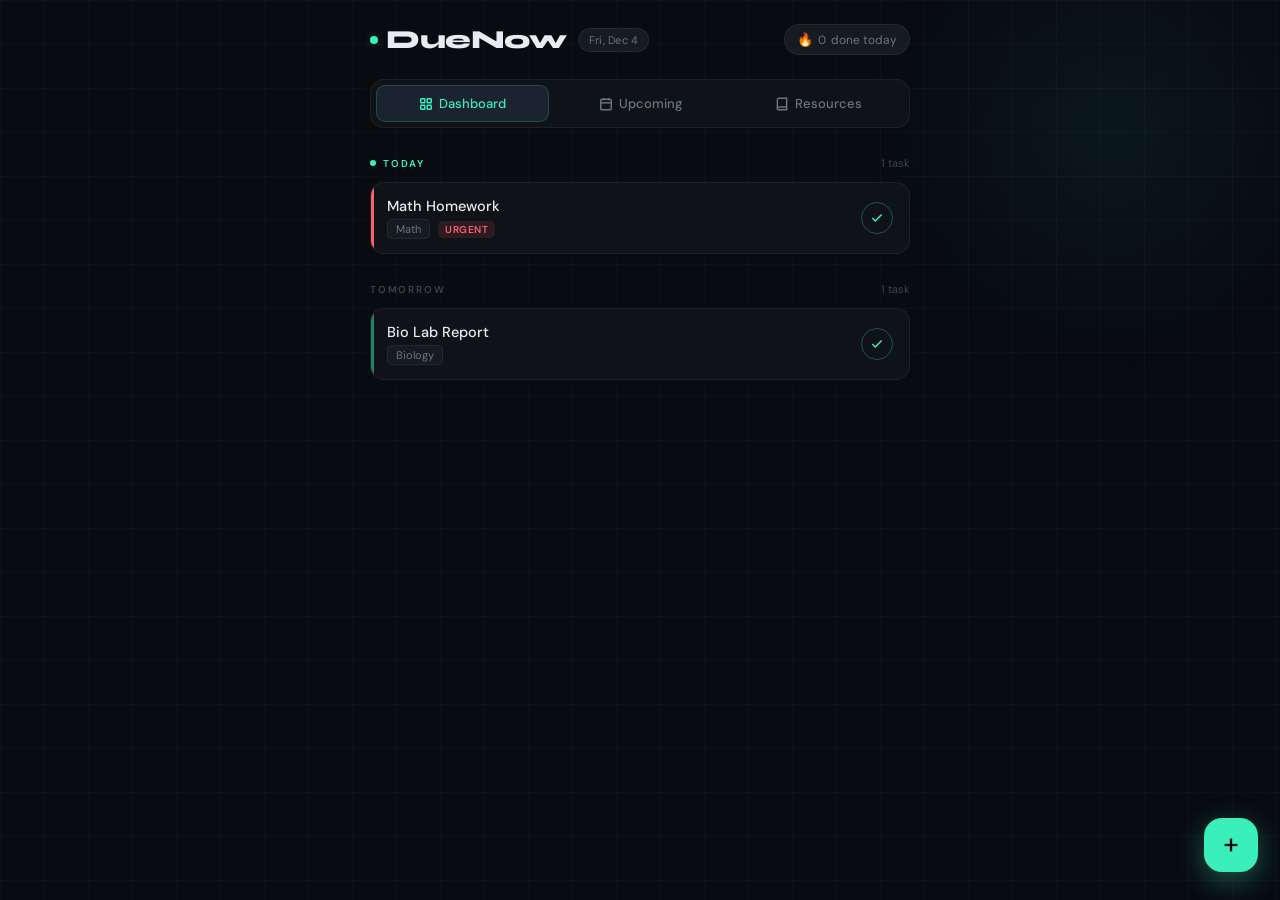
<file: index.html>
<!DOCTYPE html>
<html lang="en">
<head>
  <meta charset="UTF-8" />
  <meta name="viewport" content="width=device-width, initial-scale=1.0"/>
  <title>DueNow — What matters right now</title>
  <link rel="preconnect" href="https://fonts.googleapis.com">
  <link rel="preconnect" href="https://fonts.gstatic.com" crossorigin>
  <link href="https://fonts.googleapis.com/css2?family=DM+Sans:wght@300;400;500;600&family=Syne:wght@700;800&display=swap" rel="stylesheet">
  <link rel="stylesheet" href="styles.css" />
</head>
<body>

  <div class="bg-grid"></div>
  <div class="bg-glow"></div>

  <div class="app">

    <!-- HEADER -->
    <header class="header">
      <div class="header-left">
        <div class="logo">
          <span class="logo-dot"></span>
          DueNow
        </div>
        <div class="date-badge" id="dateBadge"></div>
      </div>
      <div class="header-right">
        <div class="streak-badge" id="streakBadge">
          <span class="streak-fire">🔥</span>
          <span id="completedCount">0</span> done today
        </div>
      </div>
    </header>

    <!-- NAV -->
    <nav class="nav">
      <button class="nav-btn active" data-view="dashboard" onclick="showView('dashboard')">
        <svg width="14" height="14" viewBox="0 0 24 24" fill="none" stroke="currentColor" stroke-width="2.5"><rect x="3" y="3" width="7" height="7" rx="1"/><rect x="14" y="3" width="7" height="7" rx="1"/><rect x="3" y="14" width="7" height="7" rx="1"/><rect x="14" y="14" width="7" height="7" rx="1"/></svg>
        Dashboard
      </button>
      <button class="nav-btn" data-view="upcoming" onclick="showView('upcoming')">
        <svg width="14" height="14" viewBox="0 0 24 24" fill="none" stroke="currentColor" stroke-width="2.5"><rect x="3" y="4" width="18" height="18" rx="2"/><line x1="16" y1="2" x2="16" y2="6"/><line x1="8" y1="2" x2="8" y2="6"/><line x1="3" y1="10" x2="21" y2="10"/></svg>
        Upcoming
      </button>
      <button class="nav-btn" data-view="resources" onclick="showView('resources')">
        <svg width="14" height="14" viewBox="0 0 24 24" fill="none" stroke="currentColor" stroke-width="2.5"><path d="M4 19.5A2.5 2.5 0 0 1 6.5 17H20"/><path d="M6.5 2H20v20H6.5A2.5 2.5 0 0 1 4 19.5v-15A2.5 2.5 0 0 1 6.5 2z"/></svg>
        Resources
      </button>
    </nav>

    <!-- DASHBOARD -->
    <main id="dashboard" class="view">

      <div class="section-header">
        <div class="section-label today-label">
          <span class="pulse-dot"></span>
          TODAY
        </div>
        <span class="task-count" id="todayCount">0 tasks</span>
      </div>
      <div id="todayList" class="task-list"></div>
      <div id="todayEmpty" class="empty-state hidden">
        <div class="empty-icon">✓</div>
        <div class="empty-text">All clear for today</div>
      </div>

      <div class="section-header" style="margin-top: 28px;">
        <div class="section-label">TOMORROW</div>
        <span class="task-count" id="tomorrowCount">0 tasks</span>
      </div>
      <div id="tomorrowList" class="task-list"></div>
      <div id="tomorrowEmpty" class="empty-state hidden">
        <div class="empty-text">Nothing due tomorrow</div>
      </div>

    </main>

    <!-- UPCOMING -->
    <main id="upcoming" class="view hidden">
      <div class="section-label" style="margin-bottom: 16px;">ALL UPCOMING</div>
      <div id="upcomingList" class="task-list"></div>
      <div id="upcomingEmpty" class="empty-state hidden">
        <div class="empty-icon">📅</div>
        <div class="empty-text">No upcoming tasks</div>
      </div>
    </main>

    <!-- RESOURCES -->
    <main id="resources" class="view hidden">

      <div class="section-label" style="margin-bottom: 16px;">STUDY RESOURCES</div>

      <div class="resource-group">
        <div class="resource-header">
          <span class="resource-icon">∑</span>
          <h3>Math</h3>
        </div>
        <div class="resource-links">
          <a href="https://www.khanacademy.org/math" target="_blank">
            <span>Khan Academy</span>
            <svg width="11" height="11" viewBox="0 0 24 24" fill="none" stroke="currentColor" stroke-width="2.5"><path d="M18 13v6a2 2 0 0 1-2 2H5a2 2 0 0 1-2-2V8a2 2 0 0 1 2-2h6"/><polyline points="15 3 21 3 21 9"/><line x1="10" y1="14" x2="21" y2="3"/></svg>
          </a>
          <a href="https://www.desmos.com/calculator" target="_blank">
            <span>Desmos</span>
            <svg width="11" height="11" viewBox="0 0 24 24" fill="none" stroke="currentColor" stroke-width="2.5"><path d="M18 13v6a2 2 0 0 1-2 2H5a2 2 0 0 1-2-2V8a2 2 0 0 1 2-2h6"/><polyline points="15 3 21 3 21 9"/><line x1="10" y1="14" x2="21" y2="3"/></svg>
          </a>
          <a href="https://www.wolframalpha.com/" target="_blank">
            <span>Wolfram Alpha</span>
            <svg width="11" height="11" viewBox="0 0 24 24" fill="none" stroke="currentColor" stroke-width="2.5"><path d="M18 13v6a2 2 0 0 1-2 2H5a2 2 0 0 1-2-2V8a2 2 0 0 1 2-2h6"/><polyline points="15 3 21 3 21 9"/><line x1="10" y1="14" x2="21" y2="3"/></svg>
          </a>
        </div>
      </div>

      <div class="resource-group">
        <div class="resource-header">
          <span class="resource-icon">⚗</span>
          <h3>Science</h3>
        </div>
        <div class="resource-links">
          <a href="https://www.khanacademy.org/science" target="_blank">
            <span>Khan Academy Science</span>
            <svg width="11" height="11" viewBox="0 0 24 24" fill="none" stroke="currentColor" stroke-width="2.5"><path d="M18 13v6a2 2 0 0 1-2 2H5a2 2 0 0 1-2-2V8a2 2 0 0 1 2-2h6"/><polyline points="15 3 21 3 21 9"/><line x1="10" y1="14" x2="21" y2="3"/></svg>
          </a>
          <a href="https://www.youtube.com/user/crashcourse" target="_blank">
            <span>CrashCourse</span>
            <svg width="11" height="11" viewBox="0 0 24 24" fill="none" stroke="currentColor" stroke-width="2.5"><path d="M18 13v6a2 2 0 0 1-2 2H5a2 2 0 0 1-2-2V8a2 2 0 0 1 2-2h6"/><polyline points="15 3 21 3 21 9"/><line x1="10" y1="14" x2="21" y2="3"/></svg>
          </a>
        </div>
      </div>

      <div class="resource-group">
        <div class="resource-header">
          <span class="resource-icon">✍</span>
          <h3>English</h3>
        </div>
        <div class="resource-links">
          <a href="https://owl.purdue.edu/" target="_blank">
            <span>Purdue Writing Lab</span>
            <svg width="11" height="11" viewBox="0 0 24 24" fill="none" stroke="currentColor" stroke-width="2.5"><path d="M18 13v6a2 2 0 0 1-2 2H5a2 2 0 0 1-2-2V8a2 2 0 0 1 2-2h6"/><polyline points="15 3 21 3 21 9"/><line x1="10" y1="14" x2="21" y2="3"/></svg>
          </a>
          <a href="https://www.sparknotes.com/" target="_blank">
            <span>SparkNotes</span>
            <svg width="11" height="11" viewBox="0 0 24 24" fill="none" stroke="currentColor" stroke-width="2.5"><path d="M18 13v6a2 2 0 0 1-2 2H5a2 2 0 0 1-2-2V8a2 2 0 0 1 2-2h6"/><polyline points="15 3 21 3 21 9"/><line x1="10" y1="14" x2="21" y2="3"/></svg>
          </a>
        </div>
      </div>

      <div class="resource-group">
        <div class="resource-header">
          <span class="resource-icon">⚡</span>
          <h3>General</h3>
        </div>
        <div class="resource-links">
          <a href="https://quizlet.com/" target="_blank">
            <span>Quizlet</span>
            <svg width="11" height="11" viewBox="0 0 24 24" fill="none" stroke="currentColor" stroke-width="2.5"><path d="M18 13v6a2 2 0 0 1-2 2H5a2 2 0 0 1-2-2V8a2 2 0 0 1 2-2h6"/><polyline points="15 3 21 3 21 9"/><line x1="10" y1="14" x2="21" y2="3"/></svg>
          </a>
          <a href="https://www.notion.so/" target="_blank">
            <span>Notion</span>
            <svg width="11" height="11" viewBox="0 0 24 24" fill="none" stroke="currentColor" stroke-width="2.5"><path d="M18 13v6a2 2 0 0 1-2 2H5a2 2 0 0 1-2-2V8a2 2 0 0 1 2-2h6"/><polyline points="15 3 21 3 21 9"/><line x1="10" y1="14" x2="21" y2="3"/></svg>
          </a>
        </div>
      </div>

    </main>

  </div>

  <!-- ADD BUTTON -->
  <button id="addBtn" aria-label="Add new task">
    <svg width="22" height="22" viewBox="0 0 24 24" fill="none" stroke="currentColor" stroke-width="2.5"><line x1="12" y1="5" x2="12" y2="19"/><line x1="5" y1="12" x2="19" y2="12"/></svg>
  </button>

  <!-- MODAL -->
  <div id="modal" class="modal hidden" onclick="handleModalClick(event)">
    <div class="modalCard">

      <div class="modal-header">
        <div class="modalTitle">New Task</div>
        <button class="modal-close" onclick="closeModal()">
          <svg width="16" height="16" viewBox="0 0 24 24" fill="none" stroke="currentColor" stroke-width="2.5"><line x1="18" y1="6" x2="6" y2="18"/><line x1="6" y1="6" x2="18" y2="18"/></svg>
        </button>
      </div>

      <div class="field-group">
        <label class="field-label">Task name</label>
        <input id="task" placeholder="e.g. Chapter 4 reading" autocomplete="off"/>
      </div>

      <div class="field-row">
        <div class="field-group">
          <label class="field-label">Class</label>
          <input id="course" placeholder="e.g. Biology" autocomplete="off"/>
        </div>
        <div class="field-group">
          <label class="field-label">Priority</label>
          <select id="priority">
            <option value="normal">Normal</option>
            <option value="high">High</option>
            <option value="low">Low</option>
          </select>
        </div>
      </div>

      <div class="field-group">
        <label class="field-label">Due date</label>
        <input id="date" type="date" />
      </div>

      <div class="actions">
        <button class="btn-ghost" onclick="closeModal()">Cancel</button>
        <button class="btn-primary" onclick="addTask()">Add Task</button>
      </div>

    </div>
  </div>

  <!-- TOAST -->
  <div id="toast" class="toast hidden"></div>

  <script src="app.js"></script>
</body>
</html>
</file>
<file: styles.css>
@import url('https://fonts.googleapis.com/css2?family=DM+Sans:wght@300;400;500;600&family=Syne:wght@700;800&display=swap');

/* ─── TOKENS ─────────────────────────────────────────── */
:root {
  --bg: #080B10;
  --surface: #0F1318;
  --surface-2: #161B22;
  --surface-3: #1C2330;
  --border: rgba(255,255,255,0.06);
  --border-hover: rgba(255,255,255,0.12);
  --text: #E8ECF0;
  --text-muted: #6B7480;
  --text-subtle: #3D4450;
  --accent: #3AEFB8;
  --accent-dim: rgba(58, 239, 184, 0.12);
  --accent-glow: rgba(58, 239, 184, 0.25);
  --red: #FF5E6D;
  --red-dim: rgba(255, 94, 109, 0.12);
  --yellow: #FFD166;
  --yellow-dim: rgba(255, 209, 102, 0.12);
  --radius: 14px;
  --radius-sm: 9px;
  --shadow: 0 4px 24px rgba(0,0,0,0.4);
}

/* ─── RESET ──────────────────────────────────────────── */
*, *::before, *::after { box-sizing: border-box; margin: 0; padding: 0; }

/* ─── BASE ───────────────────────────────────────────── */
html { scroll-behavior: smooth; }

body {
  font-family: 'DM Sans', sans-serif;
  background: var(--bg);
  color: var(--text);
  min-height: 100vh;
  overflow-x: hidden;
  opacity: 0;
  animation: appLoad 0.6s cubic-bezier(0.22, 1, 0.36, 1) forwards;


}

/* ─── BACKGROUND ─────────────────────────────────────── */
.bg-grid {
  position: fixed;
  inset: 0;
  pointer-events: none;
  background-image:
    linear-gradient(rgba(255,255,255,0.025) 1px, transparent 1px),
    linear-gradient(90deg, rgba(255,255,255,0.025) 1px, transparent 1px);
  background-size: 44px 44px;
  z-index: 0;
}

.bg-glow {
  position: fixed;
  top: -120px;
  right: -80px;
  width: 500px;
  height: 500px;
  border-radius: 50%;
  background: radial-gradient(circle, rgba(58,239,184,0.06) 0%, transparent 70%);
  pointer-events: none;
  z-index: 0;
}

/* ─── LAYOUT ─────────────────────────────────────────── */
.app {
  position: relative;
  z-index: 1;
  max-width: 580px;
  margin: 0 auto;
  padding: 24px 20px 100px;
}

/* ─── ANIMATIONS ─────────────────────────────────────── */
@keyframes appLoad {
  from { opacity: 0; transform: translateY(12px); }
  to   { opacity: 1; transform: translateY(0); }
}

@keyframes cardIn {
  from { opacity: 0; transform: translateY(8px); }
  to   { opacity: 1; transform: translateY(0); }
}

@keyframes fadeIn {
  from { opacity: 0; }
  to   { opacity: 1; }
}

@keyframes slideUp {
  from { opacity: 0; transform: translateY(16px) scale(0.98); }
  to   { opacity: 1; transform: translateY(0) scale(1); }
}

@keyframes toastIn {
  from { opacity: 0; transform: translateY(10px); }
  to   { opacity: 1; transform: translateY(0); }
}

@keyframes pulse {
  0%, 100% { opacity: 1; }
  50%       { opacity: 0.3; }
}

/* ─── HEADER ─────────────────────────────────────────── */
.header {
  display: flex;
  justify-content: space-between;
  align-items: center;
  margin-bottom: 24px;
}

.header-left {
  display: flex;
  align-items: center;
  gap: 12px;
}

.logo {
  font-family: 'Syne', sans-serif;
  font-size: 26px;
  font-weight: 800;
  color: var(--text);
  display: flex;
  align-items: center;
  gap: 8px;
  letter-spacing: -0.5px;
}

.logo-dot {
  width: 8px;
  height: 8px;
  border-radius: 50%;
  background: var(--accent);
  box-shadow: 0 0 10px var(--accent-glow);
}

.date-badge {
  font-size: 11px;
  color: var(--text-muted);
  background: var(--surface-2);
  border: 1px solid var(--border);
  padding: 4px 10px;
  border-radius: 20px;
  letter-spacing: 0.02em;
}

.streak-badge {
  font-size: 12px;
  color: var(--text-muted);
  background: var(--surface-2);
  border: 1px solid var(--border);
  padding: 6px 12px;
  border-radius: 20px;
  display: flex;
  align-items: center;
  gap: 5px;
}

.streak-fire { font-size: 13px; }

/* ─── NAV ────────────────────────────────────────────── */
.nav {
  display: flex;
  gap: 6px;
  padding: 5px;
  background: var(--surface);
  border: 1px solid var(--border);
  border-radius: var(--radius);
  margin-bottom: 28px;
}

.nav-btn {
  flex: 1;
  background: transparent;
  border: none;
  color: var(--text-muted);
  padding: 9px 10px;
  border-radius: var(--radius-sm);
  cursor: pointer;
  font-family: 'DM Sans', sans-serif;
  font-size: 13px;
  font-weight: 500;
  display: flex;
  align-items: center;
  justify-content: center;
  gap: 6px;
  transition: all 0.2s ease;
}

.nav-btn:hover { color: var(--text); background: var(--surface-2); }

.nav-btn.active {
  background: var(--surface-3);
  color: var(--accent);
  border: 1px solid rgba(58,239,184,0.2);
}

.nav-btn.active svg { stroke: var(--accent); }

/* ─── SECTION HEADERS ────────────────────────────────── */
.section-header {
  display: flex;
  justify-content: space-between;
  align-items: center;
  margin-bottom: 12px;
}

.section-label {
  font-size: 10px;
  font-weight: 600;
  letter-spacing: 0.18em;
  color: var(--text-subtle);
  display: flex;
  align-items: center;
  gap: 7px;
}

.today-label { color: var(--accent); }

.pulse-dot {
  display: inline-block;
  width: 6px;
  height: 6px;
  border-radius: 50%;
  background: var(--accent);
  animation: pulse 2s ease-in-out infinite;
}

.task-count {
  font-size: 11px;
  color: var(--text-subtle);
}

/* ─── TASK LIST ──────────────────────────────────────── */
.task-list { display: flex; flex-direction: column; gap: 8px; }

/* ─── CARD ───────────────────────────────────────────── */
.card {
  background: var(--surface);
  border: 1px solid var(--border);
  padding: 14px 16px;
  border-radius: var(--radius);
  display: flex;
  justify-content: space-between;
  align-items: center;
  gap: 12px;
  cursor: default;
  animation: cardIn 0.3s cubic-bezier(0.22, 1, 0.36, 1) both;
  transition: border-color 0.2s, background 0.2s, transform 0.15s;
  position: relative;
  overflow: hidden;
}

.card::before {
  content: '';
  position: absolute;
  left: 0; top: 0; bottom: 0;
  width: 3px;
  background: var(--text-subtle);
  border-radius: 3px 0 0 3px;
  opacity: 0.4;
  transition: opacity 0.2s;
}

.card.priority-high::before { background: var(--red); opacity: 1; }
.card.priority-low::before  { background: var(--text-subtle); opacity: 0.3; }
.card.priority-normal::before { background: var(--accent); opacity: 0.5; }

.card:hover {
  border-color: var(--border-hover);
  transform: translateY(-1px);
}

.card-body { flex: 1; min-width: 0; }

.task-name {
  font-weight: 500;
  font-size: 14.5px;
  color: var(--text);
  white-space: nowrap;
  overflow: hidden;
  text-overflow: ellipsis;
  margin-bottom: 4px;
}

.card-meta {
  display: flex;
  align-items: center;
  gap: 8px;
  flex-wrap: wrap;
}

.meta-chip {
  font-size: 11px;
  color: var(--text-muted);
  background: var(--surface-2);
  border: 1px solid var(--border);
  padding: 2px 8px;
  border-radius: 5px;
}

.priority-tag {
  font-size: 10px;
  font-weight: 600;
  letter-spacing: 0.05em;
  padding: 2px 7px;
  border-radius: 5px;
  text-transform: uppercase;
}

.priority-tag.high { background: var(--red-dim); color: var(--red); }
.priority-tag.low  { background: var(--surface-2); color: var(--text-subtle); }

.card-right { display: flex; align-items: center; gap: 8px; flex-shrink: 0; }

/* ─── DONE BUTTON ────────────────────────────────────── */
.done-btn {
  width: 32px;
  height: 32px;
  border-radius: 50%;
  border: 1.5px solid rgba(58,239,184,0.3);
  background: transparent;
  color: var(--accent);
  display: flex;
  align-items: center;
  justify-content: center;
  cursor: pointer;
  transition: all 0.2s ease;
  flex-shrink: 0;
}

.done-btn:hover {
  background: var(--accent-dim);
  border-color: var(--accent);
  transform: scale(1.1);
}

/* ─── EMPTY STATE ────────────────────────────────────── */
.empty-state {
  text-align: center;
  padding: 28px 20px;
  color: var(--text-subtle);
  font-size: 13px;
  border: 1px dashed var(--border);
  border-radius: var(--radius);
  animation: fadeIn 0.3s ease;
}

.empty-icon {
  font-size: 22px;
  margin-bottom: 8px;
}

/* ─── ADD BUTTON ─────────────────────────────────────── */
#addBtn {
  position: fixed;
  right: 22px;
  bottom: 28px;
  width: 54px;
  height: 54px;
  border-radius: 18px;
  border: none;
  background: var(--accent);
  color: #080B10;
  display: flex;
  align-items: center;
  justify-content: center;
  cursor: pointer;
  box-shadow: 0 8px 28px rgba(58,239,184,0.35);
  z-index: 100;
  transition: transform 0.2s cubic-bezier(0.34, 1.56, 0.64, 1), box-shadow 0.2s;
}

#addBtn:hover {
  transform: scale(1.1) rotate(90deg);
  box-shadow: 0 10px 36px rgba(58,239,184,0.45);
}

#addBtn:active { transform: scale(0.95); }

/* ─── MODAL ──────────────────────────────────────────── */
.modal {
  position: fixed;
  inset: 0;
  background: rgba(0,0,0,0.7);
  backdrop-filter: blur(6px);
  display: flex;
  justify-content: center;
  align-items: flex-end;
  z-index: 200;
  padding: 0 0 0;
}

@media (min-width: 480px) {
  .modal { align-items: center; }
  .modalCard { border-radius: var(--radius); max-width: 400px; }
}

.hidden { display: none !important; }

.modalCard {
  background: var(--surface);
  border: 1px solid var(--border);
  border-radius: 18px 18px 0 0;
  padding: 20px;
  width: 100%;
  animation: slideUp 0.35s cubic-bezier(0.22, 1, 0.36, 1);
  box-shadow: var(--shadow);
}

.modal-header {
  display: flex;
  justify-content: space-between;
  align-items: center;
  margin-bottom: 18px;
}

.modalTitle {
  font-family: 'Syne', sans-serif;
  font-size: 18px;
  font-weight: 700;
}

.modal-close {
  background: var(--surface-2);
  border: 1px solid var(--border);
  color: var(--text-muted);
  width: 30px;
  height: 30px;
  border-radius: 8px;
  display: flex;
  align-items: center;
  justify-content: center;
  cursor: pointer;
  transition: all 0.15s;
}

.modal-close:hover { color: var(--text); border-color: var(--border-hover); }

/* ─── FORM FIELDS ────────────────────────────────────── */
.field-group { margin-bottom: 12px; }

.field-label {
  display: block;
  font-size: 11px;
  font-weight: 500;
  letter-spacing: 0.1em;
  color: var(--text-muted);
  margin-bottom: 6px;
  text-transform: uppercase;
}

.field-row {
  display: grid;
  grid-template-columns: 1fr 1fr;
  gap: 10px;
  margin-bottom: 12px;
}

input, select {
  width: 100%;
  padding: 11px 13px;
  background: var(--surface-2);
  border: 1px solid var(--border);
  border-radius: var(--radius-sm);
  color: var(--text);
  font-family: 'DM Sans', sans-serif;
  font-size: 14px;
  outline: none;
  transition: border-color 0.2s;
  -webkit-appearance: none;
}

input::placeholder { color: var(--text-subtle); }

input:focus, select:focus { border-color: rgba(58,239,184,0.4); }

select option { background: var(--surface-2); }

/* ─── MODAL ACTIONS ──────────────────────────────────── */
.actions {
  display: flex;
  gap: 10px;
  margin-top: 20px;
}

.btn-ghost {
  flex: 1;
  padding: 11px;
  background: transparent;
  border: 1px solid var(--border);
  color: var(--text-muted);
  border-radius: var(--radius-sm);
  font-family: 'DM Sans', sans-serif;
  font-size: 14px;
  font-weight: 500;
  cursor: pointer;
  transition: all 0.15s;
}

.btn-ghost:hover { border-color: var(--border-hover); color: var(--text); }

.btn-primary {
  flex: 2;
  padding: 11px;
  background: var(--accent);
  border: none;
  color: #080B10;
  border-radius: var(--radius-sm);
  font-family: 'DM Sans', sans-serif;
  font-size: 14px;
  font-weight: 600;
  cursor: pointer;
  transition: all 0.2s cubic-bezier(0.34, 1.56, 0.64, 1);
}

.btn-primary:hover { transform: scale(1.02); box-shadow: 0 4px 16px var(--accent-glow); }
.btn-primary:active { transform: scale(0.98); }

/* ─── RESOURCES ──────────────────────────────────────── */
.resource-group {
  background: var(--surface);
  border: 1px solid var(--border);
  border-radius: var(--radius);
  margin-bottom: 10px;
  overflow: hidden;
  animation: cardIn 0.3s ease both;
}

.resource-header {
  display: flex;
  align-items: center;
  gap: 10px;
  padding: 14px 16px 10px;
  border-bottom: 1px solid var(--border);
}

.resource-icon {
  font-size: 16px;
  width: 28px;
  height: 28px;
  display: flex;
  align-items: center;
  justify-content: center;
  background: var(--surface-2);
  border-radius: 7px;
  font-style: normal;
  color:#E8ECF0;
}

.resource-header h3 {
  font-family: 'Syne', sans-serif;
  font-size: 14px;
  font-weight: 700;
  color: var(--text);
}

.resource-links {
  padding: 4px 0;
}

.resource-links a {
  display: flex;
  justify-content: space-between;
  align-items: center;
  padding: 10px 16px;
  color: var(--text-muted);
  text-decoration: none;
  font-size: 13.5px;
  transition: background 0.15s, color 0.15s;
}

.resource-links a:hover {
  background: var(--surface-2);
  color: var(--accent);
}

.resource-links a svg { opacity: 0.5; }
.resource-links a:hover svg { opacity: 1; }

/* ─── VIEW ───────────────────────────────────────────── */
.view { animation: fadeIn 0.25s ease; }

/* ─── TOAST ──────────────────────────────────────────── */
.toast {
  position: fixed;
  bottom: 96px;
  left: 50%;
  transform: translateX(-50%);
  background: var(--surface-3);
  border: 1px solid var(--border-hover);
  color: var(--text);
  font-size: 13px;
  padding: 10px 18px;
  border-radius: 20px;
  z-index: 300;
  white-space: nowrap;
  animation: toastIn 0.3s ease;
  box-shadow: var(--shadow);
}

/* ─── SCROLLBAR ──────────────────────────────────────── */
::-webkit-scrollbar { width: 4px; }
::-webkit-scrollbar-track { background: transparent; }
::-webkit-scrollbar-thumb { background: var(--surface-3); border-radius: 4px; }

/* ─── DATE INPUT ─────────────────────────────────────── */
input[type="date"]::-webkit-calendar-picker-indicator {
  filter: invert(0.5);
  cursor: pointer;
}
</file>
